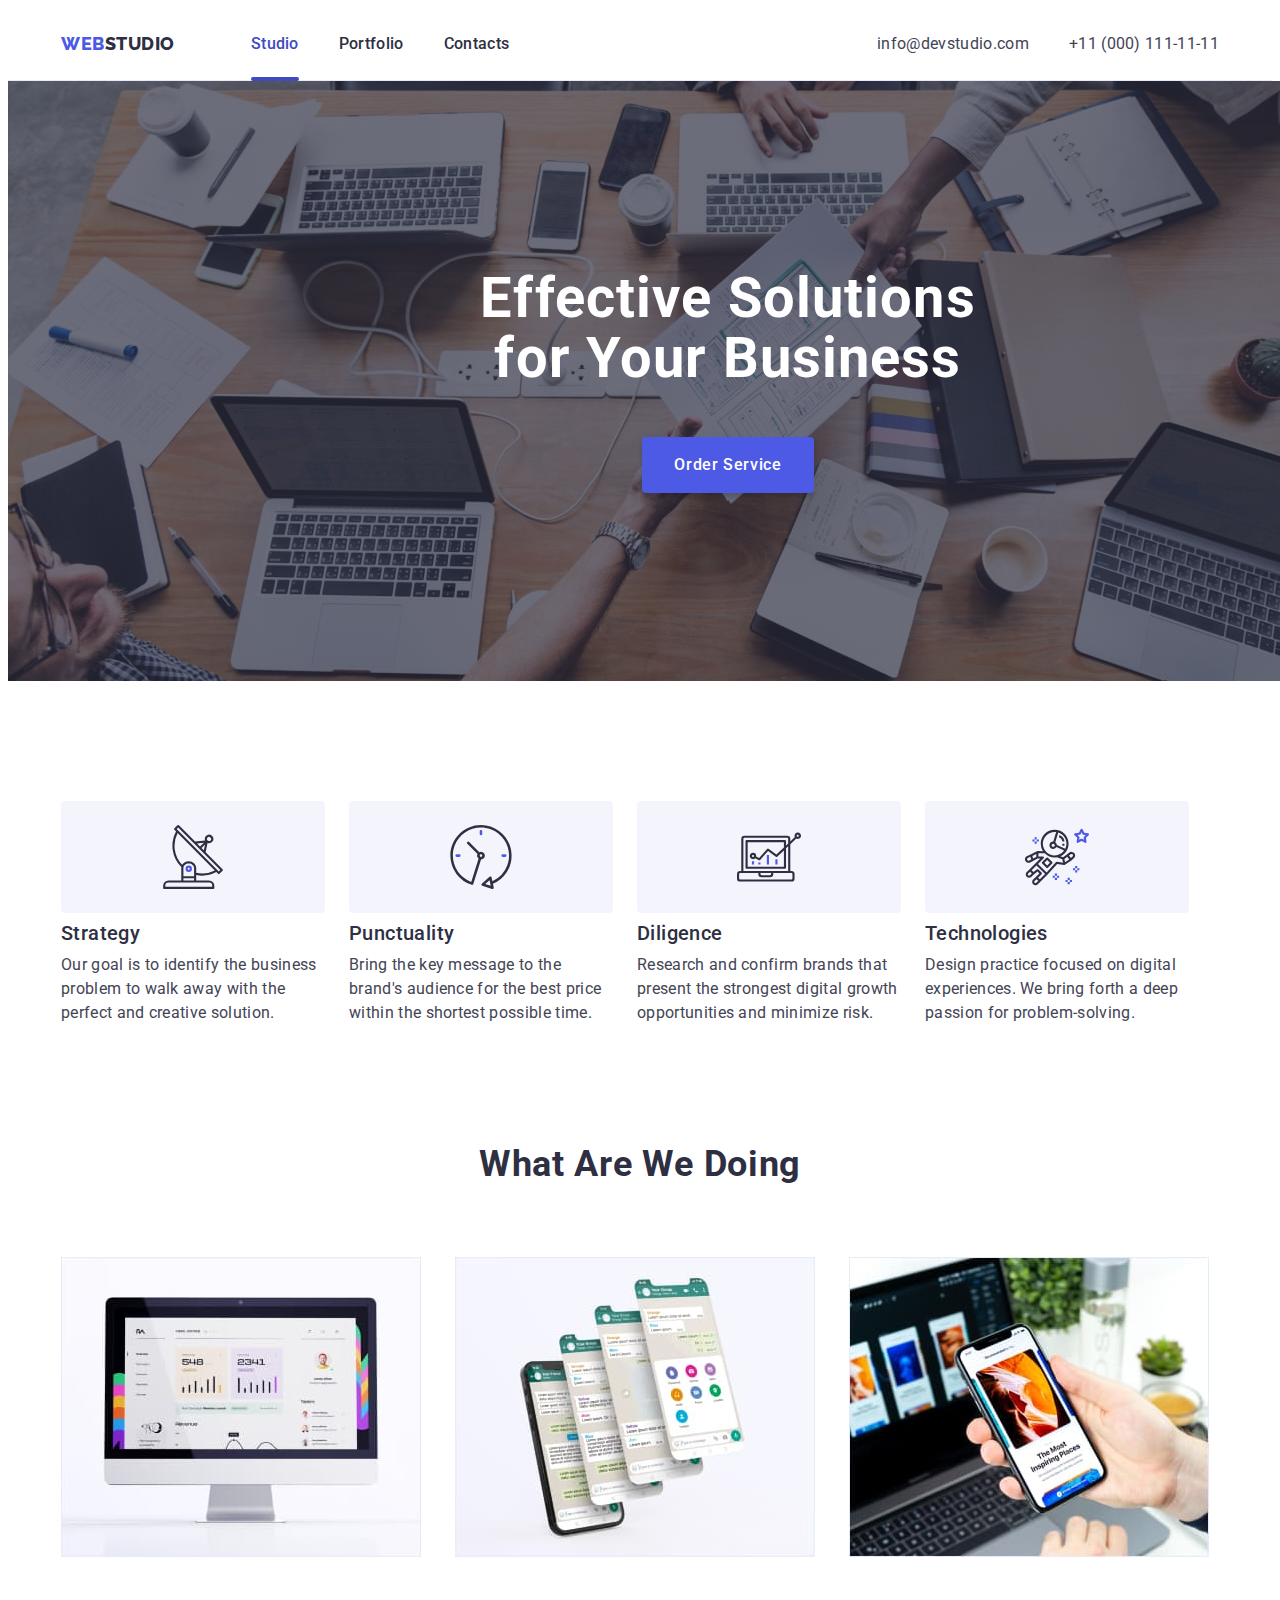
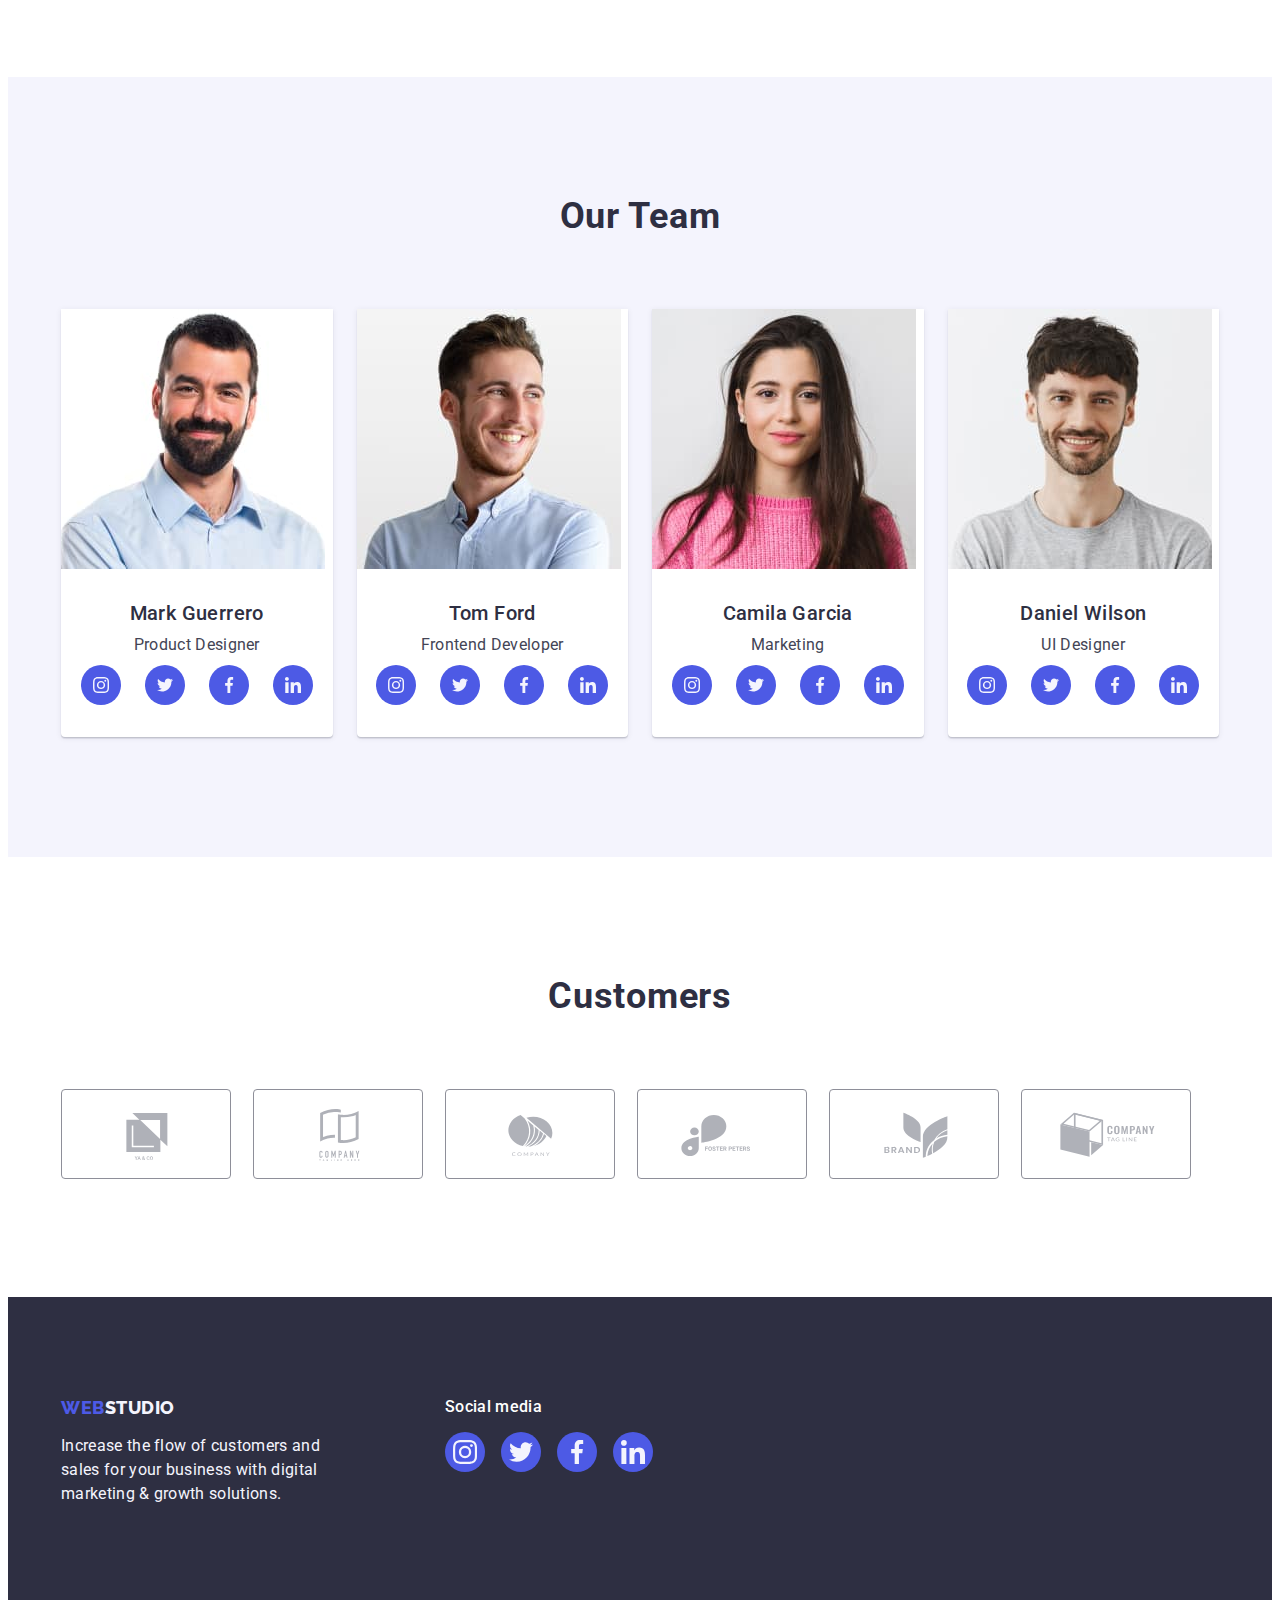
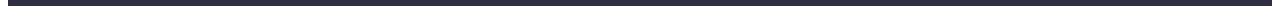
<file: index.html>
<!DOCTYPE html>
<html lang="en">
  <head>
    <meta charset="UTF-8" />
    <meta http-equiv="X-UA-Compatible" content="IE=edge" />
    <meta name="viewport" content="width=device-width, initial-scale=1.0" />
    <title>goit-markup-hw-01</title>
    <link rel="preconnect" href="https://fonts.googleapis.com" />
    <link rel="preconnect" href="https://fonts.gstatic.com" crossorigin />
    <link
      href="https://fonts.googleapis.com/css2?family=Raleway:wght@800&family=Roboto:wght@400;500;700;900&display=swap"
      rel="stylesheet"
    />
    <link
      rel="stylesheet"
      href="https://cdnjs.cloudflare.com/ajax/libs/modern-normalize/1.1.0/modern-normalize.min.css"
      integrity="sha512-wpPYUAdjBVSE4KJnH1VR1HeZfpl1ub8YT/NKx4PuQ5NmX2tKuGu6U/JRp5y+Y8XG2tV+wKQpNHVUX03MfMFn9Q=="
      crossorigin="anonymous"
      referrerpolicy="no-referrer"
    />
    <link href="./css/styles.css" rel="stylesheet" />
  </head>
  <body>
    <header class="header">
      <div class="container">
        <section class="header-section">
          <nav class="header-navigation">
            <a class="main-logo link" href="./index.html"
              >Web<span class="logo-span">Studio</span>
            </a>
            <ul class="header-list list">
              <li class="header-item active-nav">
                <a class="header-link link active-page" href="./index.html"> Studio </a>
              </li>
              <li class="header-item">
                <a class="header-link link" href="./portfolio.html">
                  Portfolio
                </a>
              </li>
              <li class="header-item">
                <a class="header-link link" href=""> Contacts </a>
              </li>
            </ul>
          </nav>
          <address class="header-contact">
            <ul class="adress-list list">
              <li class="adress-item">
                <a class="item-contact link" href="mailto:info@devstudio.com">
                  info@devstudio.com
                </a>
              </li>
              <li class="adress-item">
                <a class="item-contact link" href="tel:+110001111111">
                  +11 (000) 111-11-11
                </a>
              </li>
            </ul>
          </address>
        </section>
      </div>
    </header>
    <main>
      <!--Hero image-->
      <section class="hero">
        <div class="hero-main container">
          <h1 class="hero-title">Effective Solutions for Your Business</h1>
          <button class="hero-btn btn-size" data-modal-open type="button">Order Service</button>
        </div>
      </section>
      <!--Section list Our advantages-->
      <section class="benefits">
        <div class="container">
          <h2 class="benefits-main-title">Our advantages</h2>
          <ul class="benefits-icon-list list">
            <li class="bnf-icon-item">
              <svg class="bnf-icon-pic" width="64" height="64">
                <use href="./images/icons.svg#icon-antenna"></use>
              </svg>
            </li>
            <li class="bnf-icon-item">
              <svg class="bnf-icon-pic" width="64" height="64">
                <use href="./images/icons.svg#icon-clock"></use>
              </svg>
            </li>
            <li class="bnf-icon-item">
              <svg class="bnf-icon-pic" width="64" height="64">
                <use href="./images/icons.svg#icon-diagram"></use>
              </svg>
            </li>
            <li class="bnf-icon-item">
              <svg class="bnf-icon-pic" width="64" height="64">
                <use href="./images/icons.svg#icon-astronaut"></use>
              </svg>
            </li>
          </ul>
          <ul class="benefits-list list">
            <li class="benefits-item">
              <h3 class="benefits-title">Strategy</h3>
              <p class="benefits-text">
                Our goal is to identify the business problem to walk away with
                the perfect and creative solution.
              </p>
            </li>
            <li class="benefits-item">
              <h3 class="benefits-title">Punctuality</h3>
              <p class="benefits-text">
                Bring the key message to the brand's audience for the best price
                within the shortest possible time.
              </p>
            </li>
            <li class="benefits-item">
              <h3 class="benefits-title">Diligence</h3>
              <p class="benefits-text">
                Research and confirm brands that present the strongest digital
                growth opportunities and minimize risk.
              </p>
            </li>
            <li class="benefits-item">
              <h3 class="benefits-title">Technologies</h3>
              <p class="benefits-text">
                Design practice focused on digital experiences. We bring forth a
                deep passion for problem-solving.
              </p>
            </li>
          </ul>
        </div>
      </section>
      <!--What are we doing-->
      <section class="examples">
        <div class="container">
          <h2 class="examples-title">What are we doing</h2>
          <ul class="examples-list list">
            <li class="examples-item">
              <img
                class="examples-img"
                src="./images/What_are_we_doing/img1.jpg"
                alt="img"
                width="360"
              />
            </li>
            <li class="examples-item">
              <img
                class="examples-img"
                src="./images/What_are_we_doing/img2.jpg"
                alt="img"
                width="360"
              />
            </li>
            <li class="examples-item">
              <img
                class="examples-img"
                src="./images/What_are_we_doing/img3.jpg"
                alt="img"
                width="360"
              />
            </li>
          </ul>
        </div>
      </section>
      <!--Our team-->
      <section class="team">
        <div class="container">
          <h2 class="team-title">Our Team</h2>
          <ul class="team-list list">
            <li class="team-item">
              <img
                class="team-photo"
                src="./images/Our_team/product_designer.jpg"
                alt="employee photo"
              />
              <div class="team-description">
                <h3 class="team-name">Mark Guerrero</h3>
                <p class="team-post">Product Designer</p>
                <ul class="list-team-soc list">
                  <li class="item-team-soc">
                    <a href="" class="link-team-soc">
                      <svg class="employee-soc-icons" width="16" hight="16">
                        <use href="./images/icons.svg#icon-instagram"></use>
                      </svg>
                    </a>
                  </li>
                  <li class="item-team-soc">
                    <a href="" class="link-team-soc">
                      <svg class="employee-soc-icons" width="16" hight="16">
                        <use href="./images/icons.svg#icon-twitter"></use>
                      </svg>
                    </a>
                  </li>
                  <li class="item-team-soc">
                    <a href="" class="link-team-soc">
                      <svg class="employee-soc-icons" width="16" hight="16">
                        <use href="./images/icons.svg#icon-facebook"></use>
                      </svg>
                    </a>
                  </li>
                  <li class="item-team-soc">
                    <a href="" class="link-team-soc">
                      <svg class="employee-soc-icons" width="16" hight="16">
                        <use href="./images/icons.svg#icon-linkedin"></use>
                      </svg>
                    </a>
                  </li>
                </ul>
              </div>
            </li>
            <li class="team-item">
              <img
                class="team-photo"
                src="./images/Our_team/frontend_developer.jpg"
                alt="employee photo"
              />
              <div class="team-description">
                <h3 class="team-name">Tom Ford</h3>
                <p class="team-post">Frontend Developer</p>
                <ul class="list-team-soc list">
                  <li class="item-team-soc">
                    <a href="" class="link-team-soc">
                      <svg class="employee-soc-icons" width="16" hight="16">
                        <use href="./images/icons.svg#icon-instagram"></use>
                      </svg>
                    </a>
                  </li>
                  <li class="item-team-soc">
                    <a href="" class="link-team-soc">
                      <svg class="employee-soc-icons" width="16" hight="16">
                        <use href="./images/icons.svg#icon-twitter"></use>
                      </svg>
                    </a>
                  </li>
                  <li class="item-team-soc">
                    <a href="" class="link-team-soc">
                      <svg class="employee-soc-icons" width="16" hight="16">
                        <use href="./images/icons.svg#icon-facebook"></use>
                      </svg>
                    </a>
                  </li>
                  <li class="item-team-soc">
                    <a href="" class="link-team-soc">
                      <svg class="employee-soc-icons" width="16" hight="16">
                        <use href="./images/icons.svg#icon-linkedin"></use>
                      </svg>
                    </a>
                  </li>
                </ul>
              </div>
            </li>
            <li class="team-item">
              <img
                class="team-photo"
                src="./images/Our_team/marketing.jpg"
                alt="employee photo"
              />
              <div class="team-description">
                <h3 class="team-name">Camila Garcia</h3>
                <p class="team-post">Marketing</p>
                <ul class="list-team-soc list">
                  <li class="item-team-soc">
                    <a href="" class="link-team-soc">
                      <svg class="employee-soc-icons" width="16" hight="16">
                        <use href="./images/icons.svg#icon-instagram"></use>
                      </svg>
                    </a>
                  </li>
                  <li class="item-team-soc">
                    <a href="" class="link-team-soc">
                      <svg class="employee-soc-icons" width="16" hight="16">
                        <use href="./images/icons.svg#icon-twitter"></use>
                      </svg>
                    </a>
                  </li>
                  <li class="item-team-soc">
                    <a href="" class="link-team-soc">
                      <svg class="employee-soc-icons" width="16" hight="16">
                        <use href="./images/icons.svg#icon-facebook"></use>
                      </svg>
                    </a>
                  </li>
                  <li class="item-team-soc">
                    <a href="" class="link-team-soc">
                      <svg class="employee-soc-icons" width="16" hight="16">
                        <use href="./images/icons.svg#icon-linkedin"></use>
                      </svg>
                    </a>
                  </li>
                </ul>
              </div>
            </li>
            <li class="team-item">
              <img
                class="team-photo"
                src="./images/Our_team/ui_designer.jpg"
                alt="employee photo"
              />
              <div class="team-description">
                <h3 class="team-name">Daniel Wilson</h3>
                <p class="team-post">UI Designer</p>
                <ul class="list-team-soc list">
                  <li class="item-team-soc">
                    <a href="" class="link-team-soc">
                      <svg class="employee-soc-icons" width="16" hight="16">
                        <use href="./images/icons.svg#icon-instagram"></use>
                      </svg>
                    </a>
                  </li>
                  <li class="item-team-soc">
                    <a href="" class="link-team-soc">
                      <svg class="employee-soc-icons" width="16" hight="16">
                        <use href="./images/icons.svg#icon-twitter"></use>
                      </svg>
                    </a>
                  </li>
                  <li class="item-team-soc">
                    <a href="" class="link-team-soc">
                      <svg class="employee-soc-icons" width="16" hight="16">
                        <use href="./images/icons.svg#icon-facebook"></use>
                      </svg>
                    </a>
                  </li>
                  <li class="item-team-soc">
                    <a href="" class="link-team-soc">
                      <svg class="employee-soc-icons" width="16" hight="16">
                        <use href="./images/icons.svg#icon-linkedin"></use>
                      </svg>
                    </a>
                  </li>
                </ul>
              </div>
            </li>
          </ul>
        </div>
      </section>
      <!--Customers-->
      <section class="customers">
        <div class="container">
          <h2 class="customers-title">Customers</h2>
          <ul class="customers-list list">
            <li class="customers-item">
              <a href="" class="customers-link link">
                <svg class="logo-clients" widht="104" height="56">
                  <use href="./images/icons.svg#icon-client_1"></use>
                </svg>
              </a>
            </li>
            <li class="customers-item">
              <a href="" class="customers-link link">
                <svg class="logo-clients" widht="104" height="56">
                  <use href="./images/icons.svg#icon-client_2"></use>
                </svg>
              </a>
            </li>
            <li class="customers-item">
              <a href="" class="customers-link link">
                <svg class="logo-clients" widht="104" height="56">
                  <use href="./images/icons.svg#icon-client_3"></use>
                </svg>
              </a>
            </li>
            <li class="customers-item">
              <a href="" class="customers-link link">
                <svg class="logo-clients" widht="104" height="56">
                  <use href="./images/icons.svg#icon-client_4"></use>
                </svg>
              </a>
            </li>
            <li class="customers-item">
              <a href="" class="customers-link link">
                <svg class="logo-clients" widht="104" height="56">
                  <use href="./images/icons.svg#icon-client_5"></use>
                </svg>
              </a>
            </li>
            <li class="customers-item">
              <a href="" class="customers-link link">
                <svg class="logo-clients" widht="104" height="56">
                  <use href="./images/icons.svg#icon-client_6"></use>
                </svg>
              </a>
            </li>
          </ul>
        </div>
      </section>
    </main>
    <footer class="footer">
      <div class="container footer-wrap">
        <div>
          <a class="footer-logo link" href="./index.html"
            >Web<span class="logo-span-foot">Studio</span></a
          >
          <p class="footer-text">
            Increase the flow of customers and sales for your business with
            digital marketing & growth solutions.
          </p>
        </div>
        <div class="footer-soc">
          <p class="soc-foot-description">Social media</p>
          <ul class="list-footer-soc list">
            <li class="item-footer-soc">
              <a href="" class="link-footer-soc">
                <svg class="icon-footer-soc" width="24" height="24">
                  <use href="./images/icons.svg#icon-instagram"></use>
                </svg>
              </a>
            </li>
            <li class="item-footer-soc">
              <a href="" class="link-footer-soc">
                <svg class="icon-footer-soc" width="24" height="24">
                  <use href="./images/icons.svg#icon-twitter"></use>
                </svg>
              </a>
            </li>
            <li class="item-footer-soc">
              <a href="" class="link-footer-soc">
                <svg class="icon-footer-soc" width="24" height="24">
                  <use href="./images/icons.svg#icon-facebook"></use>
                </svg>
              </a>
            </li>
            <li class="item-footer-soc">
              <a href="" class="link-footer-soc">
                <svg class="icon-footer-soc" width="24" height="24">
                  <use href="./images/icons.svg#icon-linkedin"></use>
                </svg>
              </a>
            </li>
          </ul>
        </div>
      </div>
    </footer>
    <div class="backdrop is-hidden" data-modal>
      <div class="modal">
        <button type="button" data-modal-close class="modal-close-btn">
          <svg class="icon-close-mod" width="8" height="8">
            <use href="./images/icons.svg#icon-close-modal"></use>
          </svg>
        </button>
      </div>
    </div>
    <script src="./js/modal.js"></script>
  </body>
</html>
</file>
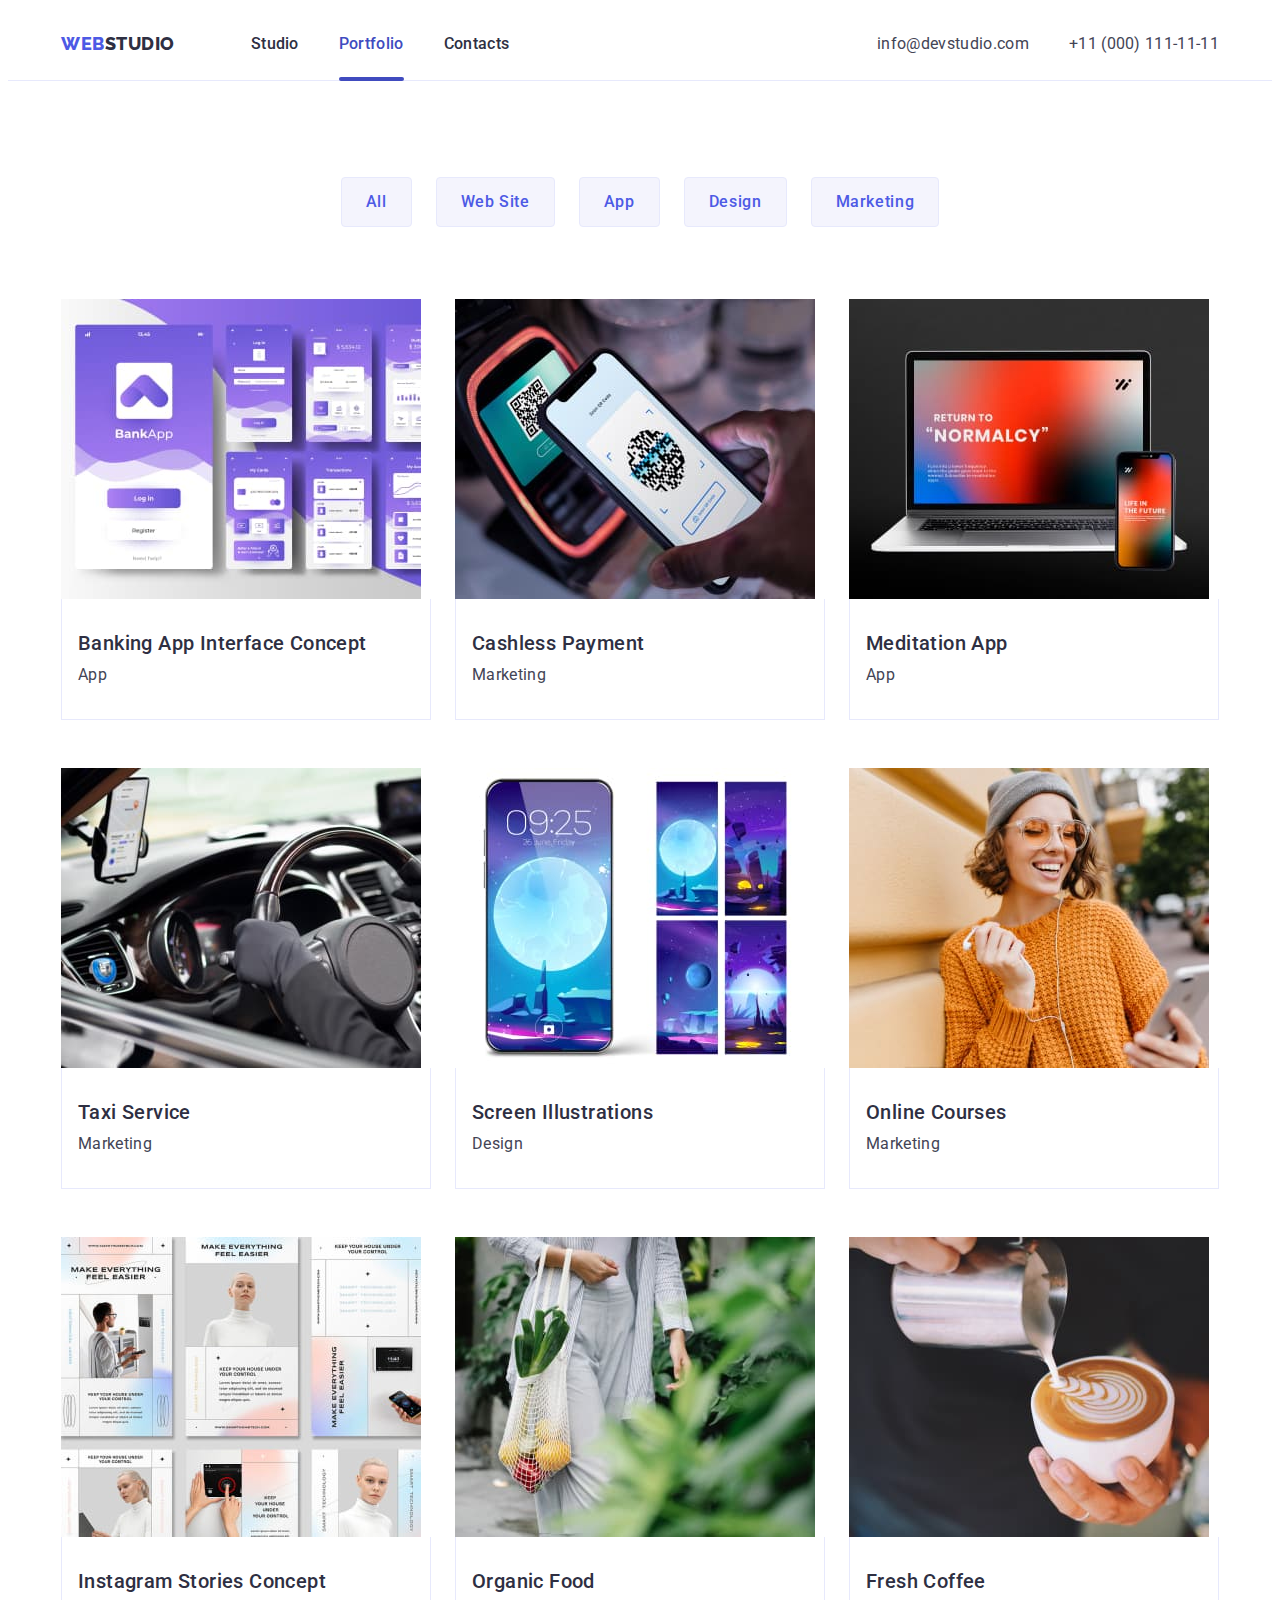
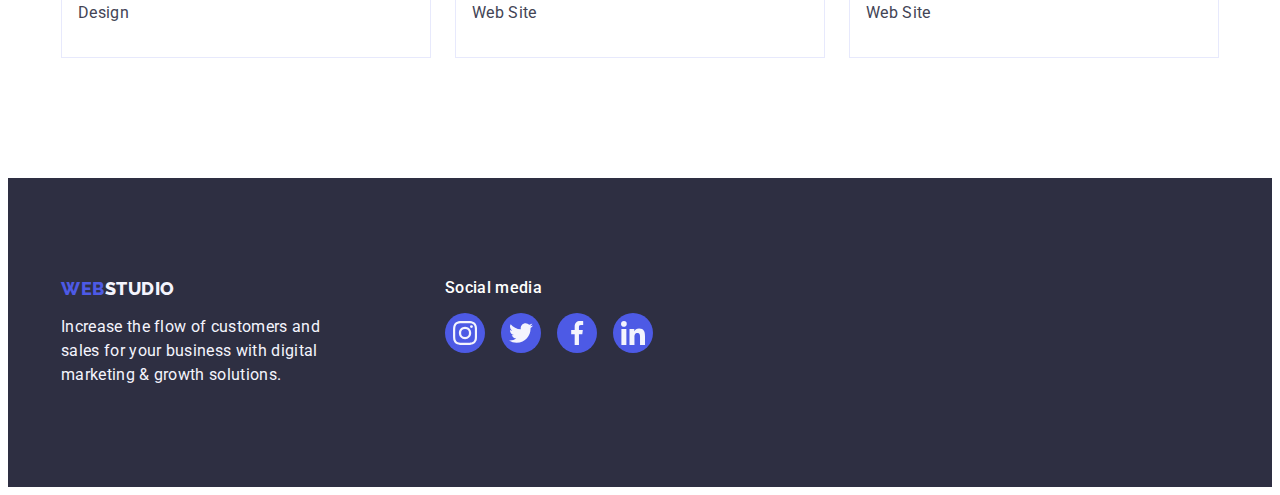
<file: portfolio.html>
<!DOCTYPE html>
<html lang="en">
  <head>
    <meta charset="UTF-8" />
    <meta http-equiv="X-UA-Compatible" content="IE=edge" />
    <meta name="viewport" content="width=device-width, initial-scale=1.0" />
    <title>Document</title>
    <link rel="preconnect" href="https://fonts.googleapis.com" />
    <link rel="preconnect" href="https://fonts.gstatic.com" crossorigin />
    <link
      href="https://fonts.googleapis.com/css2?family=Raleway:wght@800&family=Roboto:wght@400;500;700;900&display=swap"
      rel="stylesheet"
    />
    <link
      rel="stylesheet"
      href="https://cdnjs.cloudflare.com/ajax/libs/modern-normalize/1.1.0/modern-normalize.min.css"
      integrity="sha512-wpPYUAdjBVSE4KJnH1VR1HeZfpl1ub8YT/NKx4PuQ5NmX2tKuGu6U/JRp5y+Y8XG2tV+wKQpNHVUX03MfMFn9Q=="
      crossorigin="anonymous"
      referrerpolicy="no-referrer"
    />
    <link href="./css/styles.css" rel="stylesheet" />
  </head>
  <body>
    <header class="header">
      <div class="container">
        <section class="header-section">
          <nav class="header-navigation">
            <a class="main-logo link" href="./index.html"
              >Web<span class="logo-span">Studio</span>
            </a>
            <ul class="header-list list">
              <li class="header-item">
                <a class="header-link link" href="./index.html"> Studio </a>
              </li>
              <li class="header-item active-nav">
                <a class="header-link link active-page" href="./portfolio.html">
                  Portfolio
                </a>
              </li>
              <li class="header-item">
                <a class="header-link link" href=""> Contacts </a>
              </li>
            </ul>
          </nav>
          <address class="header-contact">
            <ul class="adress-list list">
              <li class="adress-item">
                <a class="item-contact link" href="mailto:info@devstudio.com">
                  info@devstudio.com
                </a>
              </li>
              <li class="adress-item">
                <a class="item-contact link" href="tel:+110001111111">
                  +11 (000) 111-11-11
                </a>
              </li>
            </ul>
          </address>
        </section>
      </div>
    </header>
    <main>
      <!--Filter-->
      <section class="filter">
        <div class="container">
          <h1 class="project-title">Our projects</h1>
          <ul class="filter-list list">
            <li class="filter-item">
              <button class="filter-btn" type="button">All</button>
            </li>
            <li class="filter-item">
              <button class="filter-btn" type="button">Web Site</button>
            </li>
            <li class="filter-item">
              <button class="filter-btn" type="button">App</button>
            </li>
            <li class="filter-item">
              <button class="filter-btn" type="button">Design</button>
            </li>
            <li class="filter-item">
              <button class="filter-btn" type="button">Marketing</button>
            </li>
          </ul>
          <!--Projects-list-->
          <ul class="project-list list">
            <li class="project-item">
              <a class="project-link link">
                <div class="team-wraper-img">
                  <img
                    class="project-picture"
                    src="./images/Portfolio/app_concept.jpg"
                    alt="employee photo"
                    width="360"
                    height="300"
                  />
                  <p class="overlay-project">
                    14 Stylish and User-Friendly App Design Concepts · Task
                    Manager App · Calorie Tracker App · Exotic Fruit Ecommerce
                    App · Cloud Storage App. The standard chunk of Lorem Ipsum
                    used since the 1500s is reproduced below for those
                    interested.
                  </p>
                </div>
                <div class="project-box">
                  <h2 class="project-name">Banking App Interface Concept</h2>
                  <p class="project-description">App</p>
                </div>
              </a>
            </li>
            <li class="project-item">
              <a class="project-link link">
                <div class="team-wraper-img">
                  <img
                    class="project-picture"
                    src="./images/Portfolio/payment.jpg"
                    alt="employee photo"
                  />
                  <p class="overlay-project">
                    14 Stylish and User-Friendly App Design Concepts · Task
                    Manager App · Calorie Tracker App · Exotic Fruit Ecommerce
                    App · Cloud Storage App. The standard chunk of Lorem Ipsum
                    used since the 1500s is reproduced below for those
                    interested.
                  </p>
                </div>
                <div class="project-box">
                  <h2 class="project-name">Cashless Payment</h2>
                  <p class="project-description">Marketing</p>
                </div>
              </a>
            </li>
            <li class="project-item">
              <a class="project-link link">
                <div class="team-wraper-img">
                  <img
                    class="project-picture"
                    src="./images/Portfolio/meditation_app.jpg"
                    alt="employee photo"
                  />
                  <p class="overlay-project">
                    14 Stylish and User-Friendly App Design Concepts · Task
                    Manager App · Calorie Tracker App · Exotic Fruit Ecommerce
                    App · Cloud Storage App. The standard chunk of Lorem Ipsum
                    used since the 1500s is reproduced below for those
                    interested.
                  </p>
                </div>
                <div class="project-box">
                  <h2 class="project-name">Meditation App</h2>
                  <p class="project-description">App</p>
                </div>
              </a>
            </li>
            <li class="project-item">
              <a class="project-link link">
                <div class="team-wraper-img">
                  <img
                    class="project-picture"
                    src="./images/Portfolio/taxi_service.jpg"
                    alt="employee photo"
                  />
                  <p class="overlay-project">
                    14 Stylish and User-Friendly App Design Concepts · Task
                    Manager App · Calorie Tracker App · Exotic Fruit Ecommerce
                    App · Cloud Storage App. The standard chunk of Lorem Ipsum
                    used since the 1500s is reproduced below for those
                    interested.
                  </p>
                </div>
                <div class="project-box">
                  <h2 class="project-name">Taxi Service</h2>
                  <p class="project-description">Marketing</p>
                </div>
              </a>
            </li>
            <li class="project-item">
              <a class="project-link link">
                <div class="team-wraper-img">
                  <img
                    class="project-picture"
                    src="./images/Portfolio/screen_img.jpg"
                    alt="employee photo"
                  />
                  <p class="overlay-project">
                    14 Stylish and User-Friendly App Design Concepts · Task
                    Manager App · Calorie Tracker App · Exotic Fruit Ecommerce
                    App · Cloud Storage App. The standard chunk of Lorem Ipsum
                    used since the 1500s is reproduced below for those
                    interested.
                  </p>
                </div>
                <div class="project-box">
                  <h2 class="project-name">Screen Illustrations</h2>
                  <p class="project-description">Design</p>
                </div>
              </a>
            </li>
            <li class="project-item">
              <a class="project-link link">
                <div class="team-wraper-img">
                  <img
                    class="project-picture"
                    src="./images/Portfolio/courses.jpg"
                    alt="employee photo"
                  />
                  <p class="overlay-project">
                    14 Stylish and User-Friendly App Design Concepts · Task
                    Manager App · Calorie Tracker App · Exotic Fruit Ecommerce
                    App · Cloud Storage App. The standard chunk of Lorem Ipsum
                    used since the 1500s is reproduced below for those
                    interested.
                  </p>
                </div>
                <div class="project-box">
                  <h2 class="project-name">Online Courses</h2>
                  <p class="project-description">Marketing</p>
                </div>
              </a>
            </li>
            <li class="project-item">
              <a class="project-link link">
                <div class="team-wraper-img">
                  <img
                    class="project-picture"
                    src="./images/Portfolio/inst_stories_concept.jpg"
                    alt="employee photo"
                  />
                  <p class="overlay-project">
                    14 Stylish and User-Friendly App Design Concepts · Task
                    Manager App · Calorie Tracker App · Exotic Fruit Ecommerce
                    App · Cloud Storage App. The standard chunk of Lorem Ipsum
                    used since the 1500s is reproduced below for those
                    interested.
                  </p>
                </div>
                <div class="project-box">
                  <h2 class="project-name">Instagram Stories Concept</h2>
                  <p class="project-description">Design</p>
                </div>
              </a>
            </li>
            <li class="project-item">
              <a class="project-link link">
                <div class="team-wraper-img">
                  <img
                    class="project-picture"
                    src="./images/Portfolio/organic_food.jpg"
                    alt="employee photo"
                  />
                  <p class="overlay-project">
                    14 Stylish and User-Friendly App Design Concepts · Task
                    Manager App · Calorie Tracker App · Exotic Fruit Ecommerce
                    App · Cloud Storage App. The standard chunk of Lorem Ipsum
                    used since the 1500s is reproduced below for those
                    interested.
                  </p>
                </div>
                <div class="project-box">
                  <h2 class="project-name">Organic Food</h2>
                  <p class="project-description">Web Site</p>
                </div>
              </a>
            </li>
            <li class="project-item">
              <a class="project-link link">
                <div class="team-wraper-img">
                  <img
                    class="project-picture"
                    src="./images/Portfolio/fresh_coffee.jpg"
                    alt="employee photo"
                  />
                  <p class="overlay-project">
                    14 Stylish and User-Friendly App Design Concepts · Task
                    Manager App · Calorie Tracker App · Exotic Fruit Ecommerce
                    App · Cloud Storage App. The standard chunk of Lorem Ipsum
                    used since the 1500s is reproduced below for those
                    interested.
                  </p>
                </div>
                <div class="project-box">
                  <h2 class="project-name">Fresh Coffee</h2>
                  <p class="project-description">Web Site</p>
                </div>
              </a>
            </li>
          </ul>
        </div>
      </section>
    </main>
    <footer class="footer">
      <div class="container footer-wrap">
        <div>
          <a class="footer-logo link" href="./index.html"
            >Web<span class="logo-span-foot">Studio</span></a
          >
          <p class="footer-text">
            Increase the flow of customers and sales for your business with
            digital marketing & growth solutions.
          </p>
        </div>
        <div class="footer-soc">
          <p class="soc-foot-description">Social media</p>
          <ul class="list-footer-soc list">
            <li class="item-footer-soc">
              <a href="" class="link-footer-soc">
                <svg class="icon-footer-soc" width="24" height="24">
                  <use href="./images/icons.svg#icon-instagram"></use>
                </svg>
              </a>
            </li>
            <li class="item-footer-soc">
              <a href="" class="link-footer-soc">
                <svg class="icon-footer-soc" width="24" height="24">
                  <use href="./images/icons.svg#icon-twitter"></use>
                </svg>
              </a>
            </li>
            <li class="item-footer-soc">
              <a href="" class="link-footer-soc">
                <svg class="icon-footer-soc" width="24" height="24">
                  <use href="./images/icons.svg#icon-facebook"></use>
                </svg>
              </a>
            </li>
            <li class="item-footer-soc">
              <a href="" class="link-footer-soc">
                <svg class="icon-footer-soc" width="24" height="24">
                  <use href="./images/icons.svg#icon-linkedin"></use>
                </svg>
              </a>
            </li>
          </ul>
        </div>
      </div>
    </footer>
  </body>
</html>
</file>
<file: css/styles.css>
:root {
  --main-text-color: #434455;
  --main-title-color: #ffffff;
  --second-title-color: #2e2f42;
  --active-link-color: #404bbf;
  --logo-color-style: #4d5ae5;
  --logo-main-color: #2e2f42;
  --filter-btn-color: #4d5ae5;
  --bg-gradient: linear-gradient(rgba(46, 47, 66, 0.7), rgba(46, 47, 66, 0.7));
  --transform-item-hover: 250ms cubic-bezier(0.4, 0, 0.2, 1);
}

p,
h1,
h2,
h3,
h4,
h5,
h6 {
  margin: 0;
}

ul {
  margin: 0;
  padding-left: 0;
}

img {
  display: block;
  max-width: 100%;
  height: auto;
}

button {
  cursor: pointer;
}

address {
  font-style: normal;
}

body {
  font-family: "Roboto", sans-serif;
  background-color: #ffffff;
  color: var(--main-text-color);
}

.link {
  text-decoration: none;
}

.list {
  list-style: none;
}

.container {
  width: 1158px;
  padding-left: 15px;
  padding-right: 15px;
  margin: 0 auto;
}

.btn-size {
  border: 0;
  padding: 16px 32px;
}

/*? --------HEADER-----------*/

.header {
  max-width: 1440px;
  margin: 0 auto;
  background: #fff;
  border-bottom: 1px solid #e7e9fc;
}

.header-section {
  padding-top: 24px;
  padding-bottom: 24px;
  display: flex;
}

.header-navigation {
  display: flex;
  margin-right: auto;
  align-items: center;
}

.main-logo {
  font-family: "Raleway", sans-serif;
  font-style: normal;
  font-weight: 800;
  font-size: 18px;
  line-height: 1.17;
  letter-spacing: 0.03em;
  text-transform: uppercase;
  color: var(--logo-color-style);
  text-decoration: none;
  margin-right: 76px;
}

.logo-span {
  color: var(--logo-main-color);
  text-decoration: none;
}

/**-------------navigation-------------**/

.header-list {
  display: flex;
  align-items: center;
  gap: 40px;
}

.header-item {
}

.header-link {
  position: relative;
  font-weight: 500;
  font-size: 16px;
  line-height: 1.5;
  letter-spacing: 0.02em;
  color: var(--second-title-color);

  transition: color var(--transform-item-hover);
}

.header-link:hover {
  color: var(--active-link-color);
}

.header-link:focus {
  color: var(--active-link-color);
}
.active-nav {
  position: relative;
}

.active-page{
  color: #404bbf;
}

.active-nav::after {
  content: "";
  position: absolute;
  width: 100%;
  height: 4px;
  background-color: var(--active-link-color);
  border-radius: 2px;
  left: 0;
  bottom: -25px;
}

.header-contact {
  font-style: normal;
  display: flex;
}

.adress-list {
  display: flex;
}

.adress-item:last-child {
  margin-left: 40px;
}

.contact-wrap {
  display: flex;
}

.adress-item {
}

.item-contact {
  display: block;
  font-weight: 400;
  font-size: 16px;
  line-height: 1.5;
  letter-spacing: 0.02em;
  color: var(--main-text-color);

  transition: color var(--transform-item-hover);
}

.item-contact:hover {
  color: var(--active-link-color);
}

.item-contact:focus {
  color: var(--active-link-color);
}

/*? --------HERO-----------*/

.hero {
  height: 600px;
  width: 1440px;
  margin: 0 auto;
  background-color: var(--logo-main-color);
  background-image: var(--bg-gradient), url(../images/hero_bg.jpg);
  background-repeat: no-repeat;
  background-position: center;
  background-size: cover;
}

.hero-main {
  padding-top: 188px;
  padding-bottom: 188px;
}

.hero-title {
  font-style: normal;
  font-size: 56px;
  line-height: 1.07;
  text-align: center;
  letter-spacing: 0.02em;
  color: var(--main-title-color);
  max-width: 496px;
  margin-bottom: 48px;
  align-items: center;
  margin-left: auto;
  margin-right: auto;
}

.hero-btn {
  font-family: "Roboto", sans-serif;
  background-color: #4d5ae5;
  font-weight: 500;
  font-size: 16px;
  line-height: 1.5;
  letter-spacing: 0.04em;
  text-align: center;
  color: #ffffff;
  border-radius: 4px;
  box-shadow: 0px 4px 4px rgba(0, 0, 0, 0.15);
  display: block;
  margin: 0 auto;

  transition: background-color var(--transform-item-hover);
}

.hero-btn:hover {
  background-color: var(--active-link-color);
}

.hero-btn:focus {
  background-color: var(--active-link-color);
}

/*? --------BENEFITS-----------*/

.benefits {
  background: #fff;
  padding-top: 120px;
  padding-bottom: 120px;
}

.benefits-icon-list {
  display: flex;
  gap: 24px;
  margin-bottom: 8px;
}

.bnf-icon-item {
  width: 264px;
  height: 112px;
  background-color: #f4f4fd;
  border-radius: 4px;
  display: flex;
  align-items: center;
  justify-content: center;
}

.bnf-icon-pic {
}

.benefits-main-title {
  position: absolute;
  width: 1px;
  height: 1px;
  margin: -1px;
  border: 0;
  padding: 0;
  white-space: nowrap;
  clip-path: inset(100%);
  clip: rect(0 0 0 0);
  overflow: hidden;
}

.benefits-list {
  display: flex;
}

.benefits-item:not(:last-child) {
  margin-right: 24px;
}

.benefits-title {
  font-style: normal;
  font-weight: 500;
  font-size: 20px;
  line-height: 1.2;
  letter-spacing: 0.02em;
  color: var(--second-title-color);
  margin-bottom: 8px;
}

.benefits-text {
  font-size: 16px;
  line-height: 1.5;
  letter-spacing: 0.02em;
  color: var(--main-text-color);
  max-width: 264px;
  height: auto;
}

/*?--------WHAT ARE WE DO IN------*/
.examples {
  padding-bottom: 120px;
}

.examples-title {
  font-style: normal;
  font-weight: 700;
  font-size: 36px;
  line-height: 1.11;
  letter-spacing: 0.02em;
  text-align: center;
  text-transform: capitalize;
  color: var(--second-title-color);
}

.examples-title {
  margin-bottom: 72px;
}

.examples-list {
}

.examples-list {
  display: flex;
  gap: 24px;
}

.examples-item {
  width: calc((100% - 48px) / 3);
}

/*? --------OUR TEAM-----------*/

.team {
  background: #f4f4fd;
  padding-top: 120px;
  padding-bottom: 120px;
}

.team-title {
  font-style: normal;
  font-weight: 700;
  font-size: 36px;
  line-height: 1.11;
  letter-spacing: 0.02em;
  text-align: center;
  text-transform: capitalize;
  color: var(--second-title-color);
  margin-bottom: 72px;
}

.team-list {
  display: flex;
  justify-content: center;
  gap: 24px;
}

.team-item {
  background: #ffffff;
  box-shadow: 0px 1px 6px rgba(46, 47, 66, 0.08),
    0px 1px 1px rgba(46, 47, 66, 0.16), 0px 2px 1px rgba(46, 47, 66, 0.08);
  border-radius: 0px 0px 4px 4px;
  min-width: 264px;
  width: calc((100% - 72px) / 4);
}

.team-photo {
}

.team-description {
  padding: 32px 16px;
}

.team-name {
  font-style: normal;
  font-weight: 500;
  font-size: 20px;
  line-height: 1.2;
  letter-spacing: 0.02em;
  color: var(--second-title-color);
  margin-bottom: 8px;
  text-align: center;
}

.team-post {
  font-size: 16px;
  line-height: 1.5;
  letter-spacing: 0.02em;
  color: var(--main-text-color);
  text-align: center;
  margin-bottom: 8px;
}

.list-team-soc {
  display: flex;
  justify-content: center;
  gap: 24px;
}

.item-team-soc {
  width: 40px;
  height: 40px;
}
.link-team-soc {
  width: 100%;
  height: 100%;
  border-radius: 50%;
  background-color: #4d5ae5;
  display: flex;
  align-items: center;
  justify-content: center;
  fill: #f4f4fd;

  transition: background-color var(--transform-item-hover);
}

.link-team-soc:hover {
  background-color: #404bbf;
}

.link-team-soc:focus {
  background-color: #404bbf;
}

.employee-soc-icons {
}

/*? --------CUSTOMERS-----------*/

.customers {
  padding-top: 120px;
  padding-bottom: 120px;
}
.customers-title {
  font-style: normal;
  font-weight: 700;
  font-size: 36px;
  line-height: 1.11;
  letter-spacing: 0.02em;
  text-align: center;
  text-transform: capitalize;
  color: var(--second-title-color);
  margin-bottom: 72px;
}

.customers-list {
  display: flex;
  gap: 24px;
}
.customers-item {
  width: 168px;
  height: 88px;
}
.customers-link {
  width: 100%;
  height: 100%;
  border: 1px solid #8e8f99;
  border-radius: 4px;
  display: flex;
  align-items: center;
  justify-content: center;
  fill: #afb1b8;

  transition: fill var(--transform-item-hover),
    border-color var(--transform-item-hover);
}

.customers-link:hover {
  fill: #404bbf;
  border-color: #404bbf;
}

.customers-link:focus {
  fill: #404bbf;
  border-color: #404bbf;
}

/*! --------======PORTFOLIO========-----------*/

/*? --------FILTER-----------*/

.filter {
  background: #ffffff;
  padding-top: 96px;
  padding-bottom: 120px;
}

.project-title {
  position: absolute;
  width: 1px;
  height: 1px;
  margin: -1px;
  border: 0;
  padding: 0;
  white-space: nowrap;
  clip-path: inset(100%);
  clip: rect(0 0 0 0);
  overflow: hidden;
}

.filter-list {
  display: flex;
  justify-content: center;
  gap: 24px;
  margin-bottom: 72px;
}

/* .filter-list:focus {
  color: var(--active-link-color);
} */

.filter-btn {
  font-family: "Roboto", sans-serif;
  font-style: normal;
  font-weight: 500;
  font-size: 16px;
  line-height: 1.5;
  letter-spacing: 0.04em;
  padding: 12px 24px;
  color: var(--filter-btn-color);
  background-color: #f4f4fd;
  cursor: pointer;
  border: 1px solid #e7e9fc;
  border-radius: 4px;

  transition: background-color var(--transform-item-hover),
    color var(--transform-item-hover), box-shadow var(--transform-item-hover);
}

.filter-btn:hover {
  background-color: var(--active-link-color);
  color: #ffffff;
  box-shadow: 0px 3px 1px rgba(0, 0, 0, 0.1), 0px 2px 1px rgba(0, 0, 0, 0.08),
    0px 2px 2px rgba(0, 0, 0, 0.12);
  border: none;
}

.filter-btn:focus {
  background: var(--active-link-color);
  color: #ffffff;
  box-shadow: 0px 3px 1px rgba(0, 0, 0, 0.1), 0px 2px 1px rgba(0, 0, 0, 0.08),
    0px 2px 2px rgba(0, 0, 0, 0.12);
  border: none;
}

/*? --------PROJECTS-----------*/

.project-list {
  display: flex;
  flex-wrap: wrap;
  gap: 48px 24px;
}

.project-box {
  border: 1px solid #e7e9fc;
  border-top: none;
  padding: 32px 16px;
}

.project-item {
  background-color: #ffffff;
  width: calc((100% - 48px) / 3);

  transition: box-shadow var(--transform-item-hover);
}

.project-item:hover {
  box-shadow: 0px 1px 6px rgba(46, 47, 66, 0.08),
    0px 1px 1px rgba(46, 47, 66, 0.16), 0px 2px 1px rgba(46, 47, 66, 0.08);
}

.project-item:hover .overlay-project {
  transform: translateY(0);
}

.project-link:hover .overlay-project {
  transform: translateY(0);
}

.project-link:focus .overlay-project {
  transform: translateY(0);
}

.team-wraper-img {
  position: relative;
  overflow: hidden;
}

.project-picture {
  cursor: pointer;
  max-width: 360px;
}

.overlay-project {
  position: absolute;
  width: 100%;
  height: 100%;
  overflow: auto;
  transform: translateY(100%);
  transition: transform var(--transform-item-hover);

  background-color: rgba(77, 90, 229, 0.886);
  font-size: 16px;
  line-height: calc(24 / 16);
  padding: 40px 32px;
  color: #f4f4fd;
  left: 0;
  top: 0;
}

.project-name {
  font-style: normal;
  font-weight: 500;
  font-size: 20px;
  line-height: 1.2;
  letter-spacing: 0.02em;
  cursor: pointer;
  color: var(--second-title-color);
  margin-bottom: 8px;
}

.project-description {
  font-size: 16px;
  line-height: 1.5;
  letter-spacing: 0.02em;
  cursor: pointer;
  color: var(--main-text-color);
}

/*? --------FOOTER-----------*/

.footer {
  max-width: 1440px;
  margin: 0 auto;
  background-color: var(--second-title-color);
  padding-top: 100px;
  padding-bottom: 100px;
}

.footer-logo {
  font-family: "Raleway", sans-serif;
  font-style: normal;
  font-weight: 800;
  font-size: 18px;
  line-height: 1.17;
  letter-spacing: 0.03em;
  text-transform: uppercase;
  color: var(--logo-color-style);
  display: block;
  margin-bottom: 16px;
}

.logo-span-foot {
  color: #f4f4fd;
}

.footer-text {
  font-size: 16px;
  line-height: 1.5;
  letter-spacing: 0.02em;
  color: #f4f4fd;
  max-width: 264px;
}

.footer-wrap {
  display: flex;
  gap: 120px;
}
.footer-soc {
}
.soc-foot-description {
  font-family: "Roboto";
  font-style: normal;
  font-weight: 500;
  font-size: 16px;
  line-height: inherit;
  letter-spacing: 0.02em;
  color: #ffffff;
  margin-bottom: 16px;
}

.list-footer-soc {
  display: flex;
  justify-content: center;
  gap: 16px;
}

.item-footer-soc {
  width: 40px;
  height: 40px;
}
.link-footer-soc {
  width: 100%;
  height: 100%;
  border-radius: 50%;
  background-color: #4d5ae5;
  display: flex;
  align-items: center;
  justify-content: center;

  transition: background-color var(--transform-item-hover);
}

.link-footer-soc:hover {
  background-color: #31d0aa;
}

.link-footer-soc:focus {
  background-color: #31d0aa;
}

.icon-footer-soc {
  fill: #f4f4fd;
}

/*------------------BACKDROP---------------
-------------------------------------------*/

.backdrop {
  position: fixed;
  top: 0;
  width: 100%;
  height: 100%;
  z-index: 100;
  background-color: rgba(46, 47, 66, 0.4);
  transition: opacity var(--transform-item-hover),
    visibility var(--transform-item-hover);
}

.backdrop.is-hidden .modal {
  transform: translate(-50%, -50%) scale(0);
  box-shadow: none;
}

.modal {
  width: 408px;
  min-height: 576px;
  background-color: #fcfcfc;
  border-radius: 4px;
  box-shadow: 0px 1px 1px rgba(0, 0, 0, 0.14), 0px 1px 3px rgba(0, 0, 0, 0.12),
    0px 2px 1px rgba(0, 0, 0, 0.2);
  position: absolute;
  top: 50%;
  left: 50%;
  transform: translate(-50%, -50%) scale(1);
  transition: transform var(--transform-item-hover),
    scale var(--transform-item-hover);
  padding: 24px;
}

.modal-close-btn {
  width: 24px;
  height: 24px;
  background-color: #e7e9fc;
  border: 1px solid rgba(0, 0, 0, 0.1);
  border-radius: 50%;
  display: block;
  margin-left: auto;
  padding: 0;
  font-size: 0;
  fill: var(--logo-main-color);
}

.is-hidden {
  opacity: 0;
  visibility: hidden;
  pointer-events: none;
}

.icon-close-mod {
}
</file>
